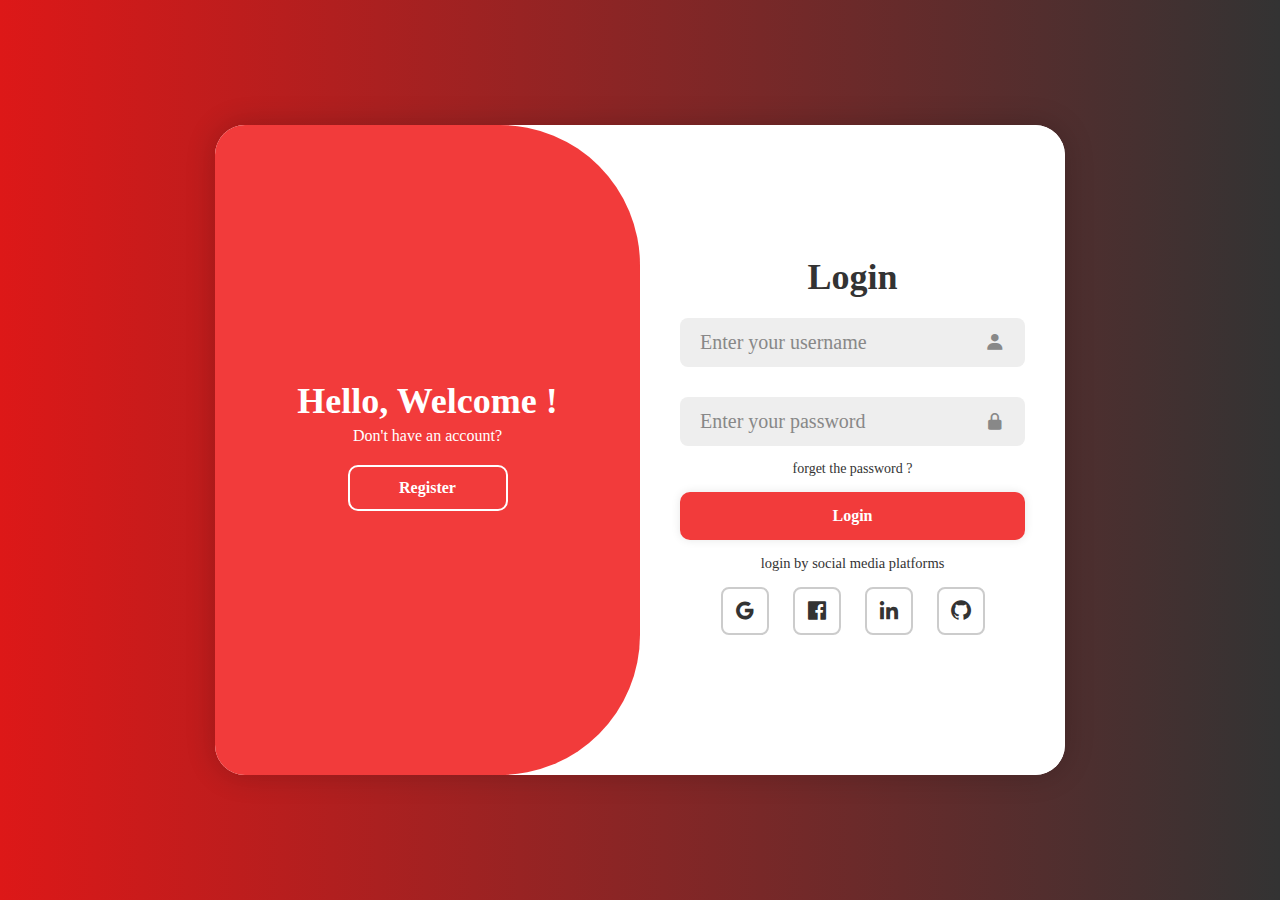
<file: index.html>
<html lang="en">

<head>
    <meta charset="UTF-8">
    <meta name="viewport" content="width=device-width, initial-scale=1.0">
    <link href='https://unpkg.com/boxicons@2.1.4/css/boxicons.min.css' rel='stylesheet'>
    <link rel="stylesheet" href="./userstyle.css">
    <title>login</title>
</head>

<body>
    <div id="alert-container" class="alert-container"></div>

    <div class="container">
        <div class="form-box login">
            <form action="">
                <h1>Login</h1>
                <div class="input-box">
                    <input type="text" id="loginUsername" placeholder="Enter your username " required>
                    <i class='bx bxs-user'></i>
                </div>
                <div class="input-box">
                    <input type="password" id="loginPassword" placeholder="Enter your password " required>
                    <i class='bx bxs-lock-alt'></i>
                </div>
                <div class="forget-link">
                    <a href="#">forget the password ?</a>
                </div>
                <button type="submit" class="btn">Login</button>
                <p> login by social media platforms</p>
                <div class="social-icons">
                    <a href="#"><i class='bx bxl-google'></i></a>
                    <a href="#"><i class='bx bxl-facebook-square'></i></a>
                    <a href="#"><i class='bx bxl-linkedin'></i></a>
                    <a href="#"><i class='bx bxl-github'></i></a>
                </div>
            </form>
        </div>

        <!-- register -->
        <div class="form-box register">
            <form action="">
                <h1>Register</h1>
                <div class="input-box">
                    <input type="text" id="fullName" placeholder="Enter your full name " required>
                    <i class='bx bxs-user-detail'></i>
                </div>
                <div class="input-box">
                    <input type="text" id="registerUsername" placeholder="Enter your username " required>
                    <i class='bx bxs-user'></i>
                </div>
                <div class="input-box">
                    <input type="email" id="email" placeholder="Enter your Email " required>
                    <i class='bx bx-envelope'></i>
                </div>
                <div class="input-box">
                    <input type="password" id="registerPassword" placeholder="Enter your password " required>
                    <i class='bx bxs-lock-alt'></i>
                </div>
                <div class="input-box">
                    <input type="password" id="confirmPassword" placeholder="confirm your password " required>
                    <i class='bx bxs-lock-alt'></i>
                </div>
                <button type="submit" class="btn">Register</button>
                <p> Register by social media platforms</p>
                <div class="social-icons">
                    <a href="#"><i class='bx bxl-google'></i></a>
                    <a href="#"><i class='bx bxl-facebook-square'></i></a>
                    <a href="#"><i class='bx bxl-linkedin'></i></a>
                    <a href="#"><i class='bx bxl-github'></i></a>
                </div>
            </form>
        </div>

        <div class="toggel-box">
            <div class="toggle-panel toggle-left">
                <h1>Hello, Welcome !</h1>
                <p>Don't have an account?</p>
                <button class="btn register-btn">Register</button>
            </div>
            <div class="toggle-panel toggle-right">
                <h1>Welcome Back</h1>
                <p>Already have an account?</p>
                <button class="btn login-btn">Login</button>
            </div>
        </div>
    </div>

    <script src="userScript.js"></script>
</body>

</html>
</file>
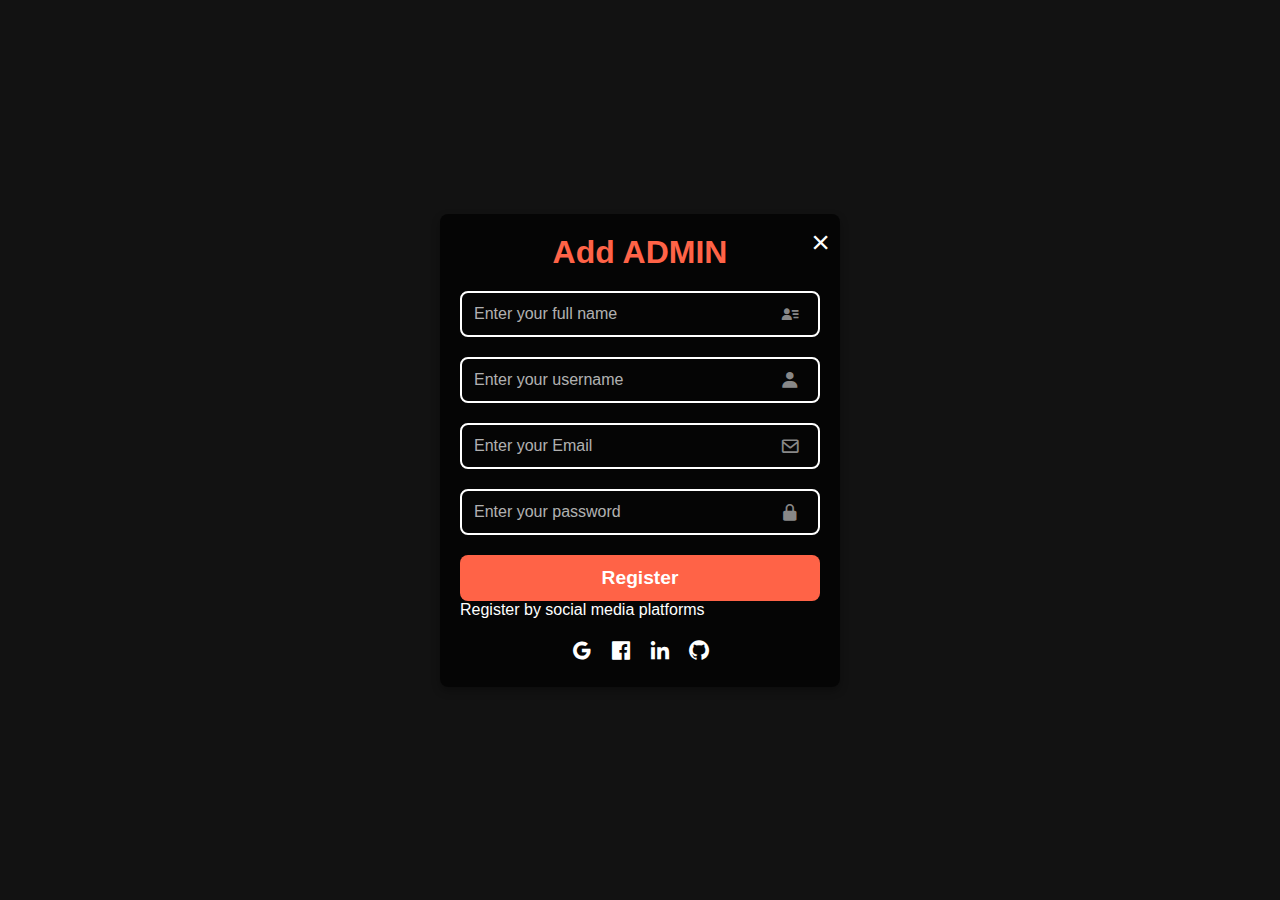
<file: addadmin.html>
<!DOCTYPE html>
<html lang="en">
<head>
  <meta charset="UTF-8">
  <meta name="viewport" content="width=device-width, initial-scale=1.0">
  <link href='https://unpkg.com/boxicons@2.1.4/css/boxicons.min.css' rel='stylesheet'>
  <link rel="stylesheet" href="./addadmin_style.css">
  <title>Document</title>
</head>

<body>
  <div id="alert-container" class="alert-container"></div>
  <div class="container">
    <div class="form-box addadmin">
      <button class="close-btn" onclick="goBack()">×</button>

      <form action="">
        <h1>Add ADMIN</h1>
        <div class="input-box">
          <input type="text" id="fullName" placeholder="Enter your full name" required>
          <i class='bx bxs-user-detail'></i>
        </div>
        <div class="input-box">
          <input type="text" id="registerUsername" placeholder="Enter your username" required>
          <i class='bx bxs-user'></i>
        </div>
        <div class="input-box">
          <input type="email" id="email" placeholder="Enter your Email" required>
          <i class='bx bx-envelope'></i>
        </div>
        <div class="input-box">
          <input type="password" id="registerPassword" placeholder="Enter your password" required>
          <i class='bx bxs-lock-alt'></i>
        </div>
        <button type="submit" class="btn">Register</button>
        <p> Register by social media platforms</p>
        <div class="social-icons">
          <a href="#"><i class='bx bxl-google'></i></a>
          <a href="#"><i class='bx bxl-facebook-square'></i></a>
          <a href="#"><i class='bx bxl-linkedin'></i></a>
          <a href="#"><i class='bx bxl-github'></i></a>
        </div>
      </form>
    </div>
  </div>

  <script>
    function showAlert(message, type) {
      let alertContainer = document.getElementById('alert-container');
      let alertDiv = document.createElement('div');
      alertDiv.className = `alert alert-${type} alert-dismissible fade show`;
      alertDiv.role = 'alert';
      alertDiv.innerHTML = `
          ${message}
          <button type="button" class="btn-close" onclick="closeAlert(this)">&times;</button>
      `;
      alertContainer.appendChild(alertDiv);
      setTimeout(() => {
        alertDiv.remove();
      }, 3000);
    }
    function closeAlert(button) {
      let alertDiv = button.parentElement;
      alertDiv.remove();
    }

    var addadmin = document.querySelector('.form-box.addadmin form');
    addadmin.addEventListener('submit', function (e) {
      e.preventDefault();
      let fullName = document.getElementById('fullName').value.trim();
      let username = document.getElementById('registerUsername').value.trim();
      let email = document.getElementById('email').value.trim();
      let password = document.getElementById('registerPassword').value;
      let role = "admin";

      let users = JSON.parse(localStorage.getItem('users')) || [];
      let existingUser = users.find(user => user.username === username);
      if (existingUser) {
        showAlert('Username already exists. Please choose another one.', 'danger');
        return;
      }
      users.push({ fullName, username, email, password, role });
      localStorage.setItem('users', JSON.stringify(users));
      showAlert('New admin has been added successfully', 'success');
      addadmin.reset();
    });
    function goBack() {
      window.history.back();
    }
  </script>
</body>

</html>
</file>
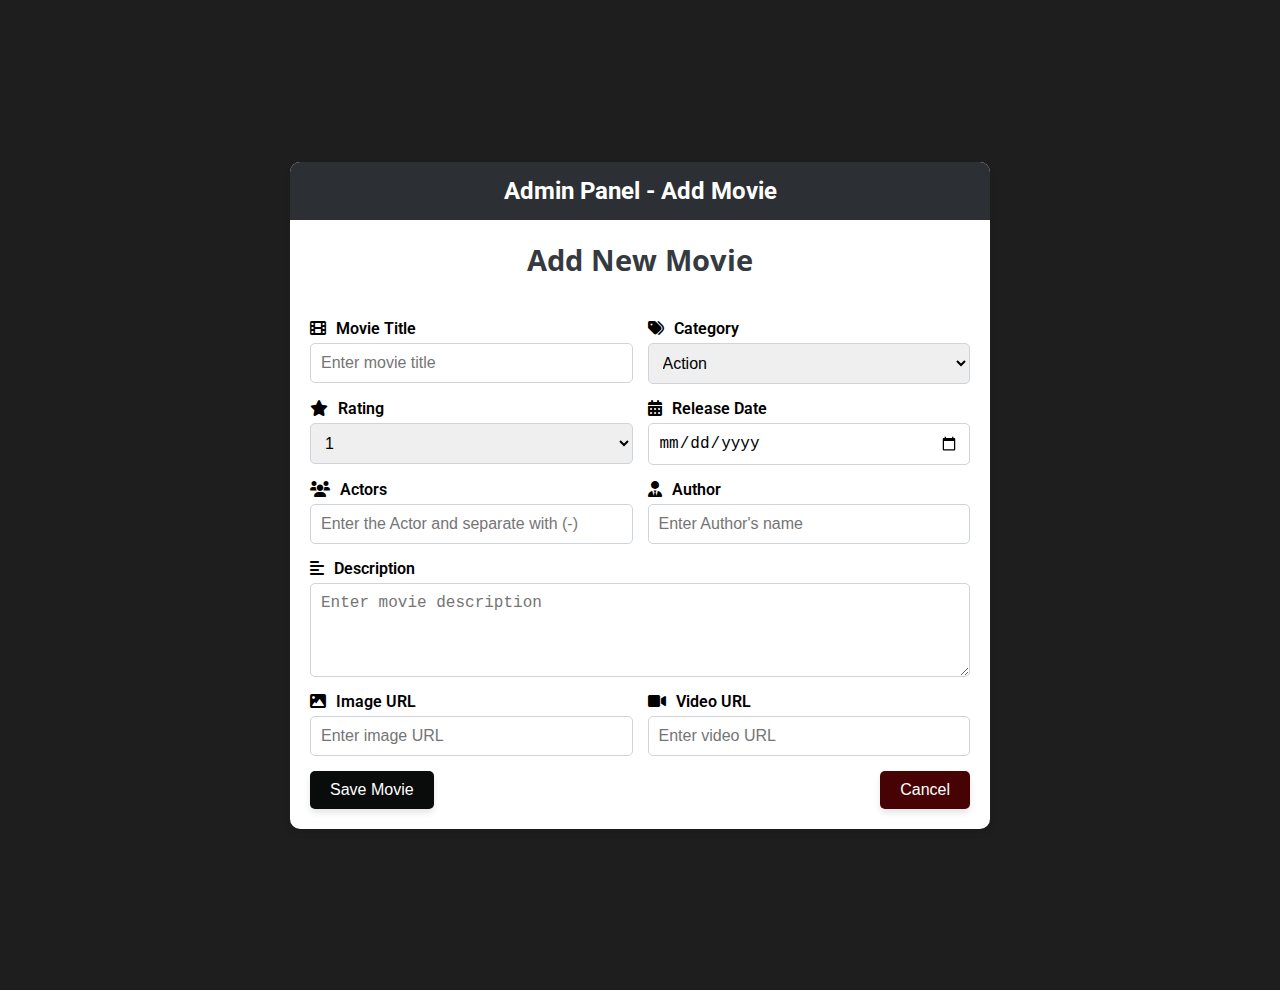
<file: AddMovie.html>
<!DOCTYPE html>
<html lang="en">

<head>
  <meta charset="UTF-8">
  <meta name="viewport" content="width=device-width, initial-scale=1.0">
  <title>Add Movie - Admin Panel</title>
  <link href="https://fonts.googleapis.com/css2?family=Roboto:wght@400;700&family=Open+Sans:wght@400;600&display=swap"
    rel="stylesheet">
  <link href="https://cdnjs.cloudflare.com/ajax/libs/font-awesome/6.0.0-beta3/css/all.min.css" rel="stylesheet">
  <style>
    body {
      font-family: 'Roboto', sans-serif;
      margin: 0;
      padding: 0;
      background-color: #1e1e1e;
      display: flex;
      align-items: center;
      justify-content: center;
      height: 110vh;
    }


    header {
      background-color: #2c2f33;
      color: #ffffff;
      padding: 15px;
      text-align: center;
      font-size: 1.5rem;
      font-weight: bold;
      border-radius: 5px 5px 0 0;
    }

    .container {
      max-width: 700px;
      background-color: #ffffff;
      box-shadow: 0 4px 6px rgba(0, 0, 0, 0.1);
      border-radius: 10px;
      overflow: hidden;
    }

    h2 {
      margin: 20px;
      font-size: 1.8rem;
      color: #343a40;
      text-align: center;
      font-family: 'Open Sans', sans-serif;
    }

    form {
      display: flex;
      flex-wrap: wrap;
      gap: 15px;
      padding: 20px;
    }

    form .form-group {
      flex: 1 1 48%;
      display: flex;
      flex-direction: column;
    }

    form .form-group.full-width {
      flex: 1 1 100%;
    }

    form label {
      font-weight: 600;
      margin-bottom: 5px;
      display: flex;
      align-items: center;
      gap: 10px;
    }

    form input,
    form select,
    form textarea {
      width: 100%;
      padding: 10px;
      border: 1px solid #ced4da;
      border-radius: 5px;
      font-size: 1rem;
      box-sizing: border-box;
      transition: border-color 0.3s ease;
    }

    form input:focus,
    form select:focus,
    form textarea:focus {
      outline: none;
      border: 2px solid #4CAF50;
      box-shadow: 0 0 5px rgba(72, 239, 128, 0.5);
    }

    .form-actions {
      display: flex;
      justify-content: space-between;
      width: 100%;
    }

    .btn {
      padding: 10px 20px;
      font-size: 1rem;
      font-weight: 500;
      color: #fff;
      border: none;
      border-radius: 5px;
      cursor: pointer;
      background-color: #0a0c0b;
      transition: all 0.3s ease-in-out;
      box-shadow: 0 4px 6px rgba(0, 0, 0, 0.1);
    }

    .btn:hover {
      background-color: #080c09;
    }

    .btn.cancel {
      background-color: #470303;
    }

    .btn.cancel:hover {
      background-color: #e53935;
    }

    .success-message {
      text-align: center;
      color: #040e06;
      background-color: #d4edda;
      border: 1px solid #c3e6cb;
      padding: 10px;
      border-radius: 5px;
      font-weight: bold;
      display: none;
      text-align: center;
    }

    #loading {
      text-align: center;
      color: #007bff;
      font-weight: bold;
      display: none;

    }

    @media (max-width: 600px) {
      .form-group {
        flex: 1 1 100%;
      }
    }
  </style>
</head>

<body>

  <div class="container">
    <header>
      Admin Panel - Add Movie
    </header>
    <h2>Add New Movie</h2>
    <form id="addMovieForm" onsubmit="return handleFormSubmit(event)">
      <div class="form-group">
        <label for="title"><i class="fas fa-film"></i> Movie Title</label>
        <input type="text" id="title" name="title" placeholder="Enter movie title" required>
      </div>

      <div class="form-group">
        <label for="category"><i class="fas fa-tags"></i> Category</label>
        <select id="category" name="category" required>
          <option value="Action">Action</option>
          <option value="Comedy">Comedy</option>
          <option value="Drama">Drama</option>
          <option value="Horror">Horror</option>
          <option value="Sci-Fi">Sci-Fi</option>
          <option value="Romance">Romance</option>
          <option value="Documentary">Documentary</option>
          <option value="Animation">Animation</option>
          <option value="Fantasy">Fantasy</option>
          <option value="Adventure">Adventure</option>
        </select>
      </div>

      <div class="form-group">
        <label for="rating"><i class="fas fa-star"></i> Rating</label>
        <select id="rating" name="rating" required>
          <option value="1">1</option>
          <option value="2">2</option>
          <option value="3">3</option>
          <option value="4">4</option>
          <option value="5">5</option>
        </select>
      </div>

      <div class="form-group">
        <label for="releaseDate"><i class="fas fa-calendar-alt"></i> Release Date</label>
        <input type="date" id="releaseDate" name="releaseDate" required>
      </div>

      <div class="form-group">
        <label for="titl"><i class="fas fa-users"></i> Actors</label>
        <input type="text" id="titl" name="titl" placeholder="Enter the Actor and separate with (-)" required>
      </div>

      <div class="form-group">
        <label for="author"><i class="fas fa-user-tie"></i> Author</label>
        <input type="text" id="author" name="director" placeholder="Enter Author's name" required>
      </div>

      <div class="form-group full-width">
        <label for="description"><i class="fas fa-align-left"></i> Description</label>
        <textarea id="description" name="description" rows="4" placeholder="Enter movie description"
          required></textarea>
      </div>

      <div class="form-group">
        <label for="image"><i class="fas fa-image"></i> Image URL</label>
        <input type="text" id="image" name="image" placeholder="Enter image URL" required>
      </div>

      <div class="form-group">
        <label for="video"><i class="fas fa-video"></i> Video URL</label>
        <input type="text" id="video" name="video" placeholder="Enter video URL" required>
      </div>

      <div class="form-actions">
        <button type="submit" class="btn">Save Movie</button>
        <button type="button" class="btn cancel" onclick="handleCancel()">Cancel</button>
      </div>

      <p id="loading">Saving...</p>
      <p class="success-message" id="successMessage">Movie added successfully!</p>
    </form>
  </div>

  <script>

    function getMoviesFromLocalStorage() {
      return JSON.parse(localStorage.getItem('movies')) || [];
    }


    function saveMoviesToLocalStorage(movies) {
      localStorage.setItem('movies', JSON.stringify(movies));
    }


    function handleFormSubmit(event) {
      event.preventDefault();


      const title = document.getElementById('title').value;
      const description = document.getElementById('description').value;
      const image = document.getElementById('image').value;
      const video = document.getElementById('video').value;
      const category = document.getElementById('category').value;
      const actors = document.getElementById('titl').value.split('-').map(actor => actor.trim());
      const rating = document.getElementById('rating').value;
      const releaseDate = document.getElementById('releaseDate').value;
      const author = document.getElementById('author').value;


      const movie = { title, description, image, video, category, actors, rating, releaseDate, author };


      const movies = getMoviesFromLocalStorage();
      movies.push(movie);
      saveMoviesToLocalStorage(movies);


      document.getElementById('successMessage').style.display = 'block';


      event.target.reset();


      setTimeout(() => {
        document.getElementById('successMessage').style.display = 'none';
      }, 3000);
    }


    function handleCancel() {
      if (confirm("Are you sure you want to cancel?")) {
        window.history.back();
        document.getElementById('addMovieForm').reset();
      }
    }
  </script>

</body>

</html>
</file>
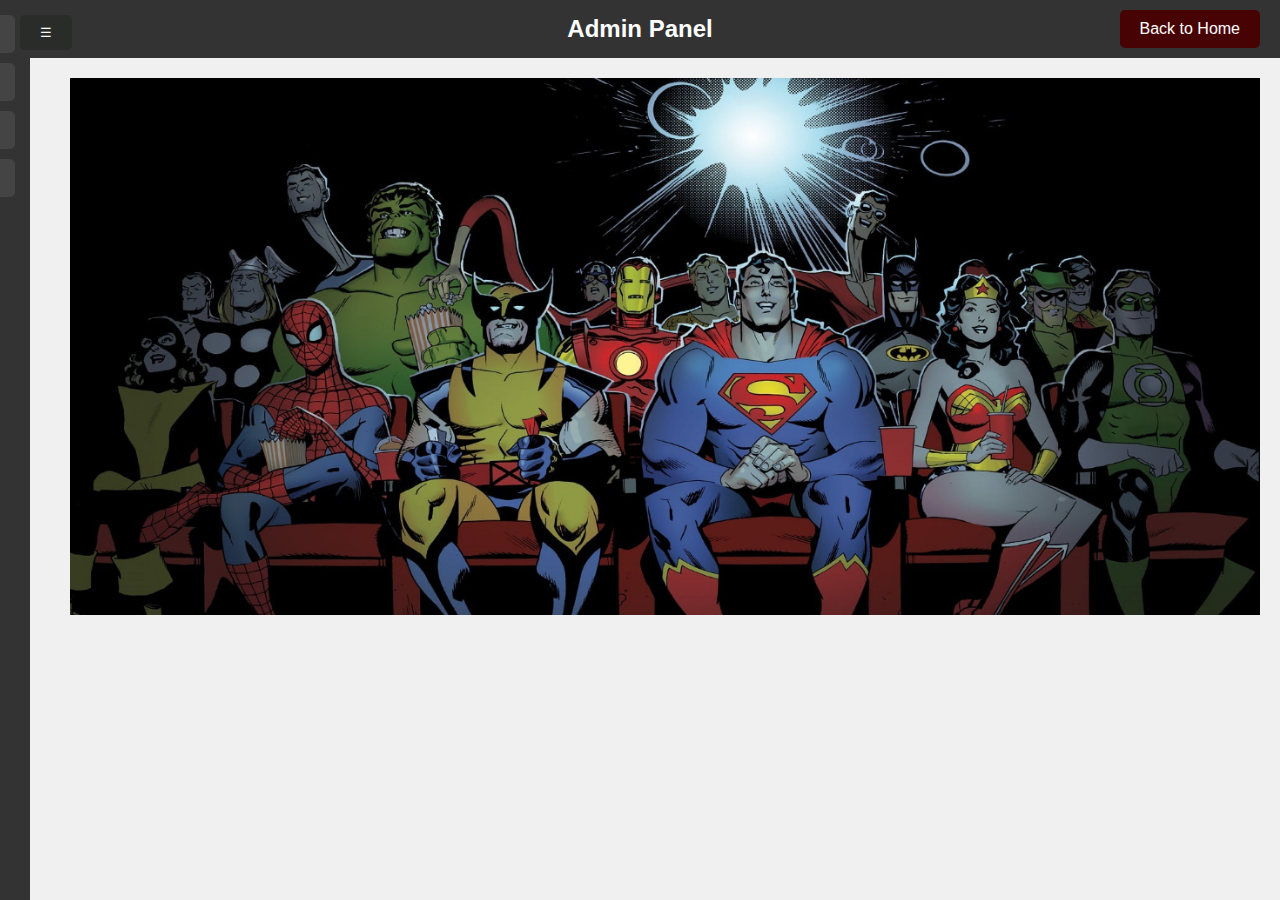
<file: admin.html>
<!DOCTYPE html>
<html lang="en">

<head>
  <meta charset="UTF-8">
  <meta name="viewport" content="width=device-width, initial-scale=1.0">
  <title>Admin Panel - MovieNest</title>
  <style>
    body {
      font-family: Arial, sans-serif;
      margin: 0;
      padding: 0;
      background-color: #f0f0f0;
    }

    header {
      background-color: #333;
      color: #fff;
      padding: 15px 20px;
      display: flex;
      align-items: center;
      justify-content: center;
      position: relative;
    }

    header h1 {
      margin: 0;
      font-size: 24px;
    }

    header a {
      position: absolute;
      right: 20px;
      color: white;
      text-decoration: none;
      background: #470303;
      padding: 10px 20px;
      border-radius: 5px;
    }

    header a:hover {
      background: #45a049;
    }

    .sidebar {
      width: 250px;
      height: 100%;
      background-color: #333;
      color: white;
      position: fixed;
      top: 0;
      left: -250px;
      padding: 15px;
      display: flex;
      flex-direction: column;
      transform: translateX(0);
      transition: left 0.3s ease;
    }

    .sidebar.open {
      left: 0;
    }

    .sidebar a {
      display: block;
      padding: 10px;
      color: white;
      text-decoration: none;
      margin-bottom: 10px;
      background: #444;
      border-radius: 5px;
    }

    .sidebar a:hover {
      background: #555;
    }

    .toggle-button {
      position: fixed;
      top: 15px;
      left: 20px;
      background: #292c29;
      color: white;
      border: none;
      padding: 10px 20px;
      border-radius: 5px;
      cursor: pointer;
      z-index: 1000;
      transition: left 0.4s ease;
    }

    .sidebar.open~.toggle-button {
      left: 260px;
    }

    .main-content {
      margin-left: 50px;
      padding: 20px;
      transition: margin-left 0.3s ease;
    }

    .main-content.shifted {
      margin-left: 270px;
    }

    h2 {
      color: #333;
    }

    .main-content img {
      width: 100%;
      height: 100%;
      object-fit: cover;
    }
  </style>
</head>

<body>

  <header>
    <h1>Admin Panel</h1>
    <a href="./index2.html">Back to Home</a>
  </header>


  <div class="sidebar" id="sidebar">

    <a href="./dash.html">Dashboard</a>
    <a href="./ManageMovie.html">Manage Movies</a>
    <a href="./AddMovie.html">Add Movie</a>
    <a href="addadmin.html">Add admin</a>
  </div>


  <button class="toggle-button" id="toggleSidebar">☰</button>


  <div class="main-content">
    <img src="./back.jpg" alt="" class="w">
  </div>



  <script>
    const toggleButton = document.getElementById('toggleSidebar');
    const sidebar = document.getElementById('sidebar');
    const mainContent = document.getElementById('mainContent');

    toggleButton.addEventListener('click', () => {
      sidebar.classList.toggle('open');
      mainContent.classList.toggle('shifted');
    });
  </script>
</body>

</html>
</file>
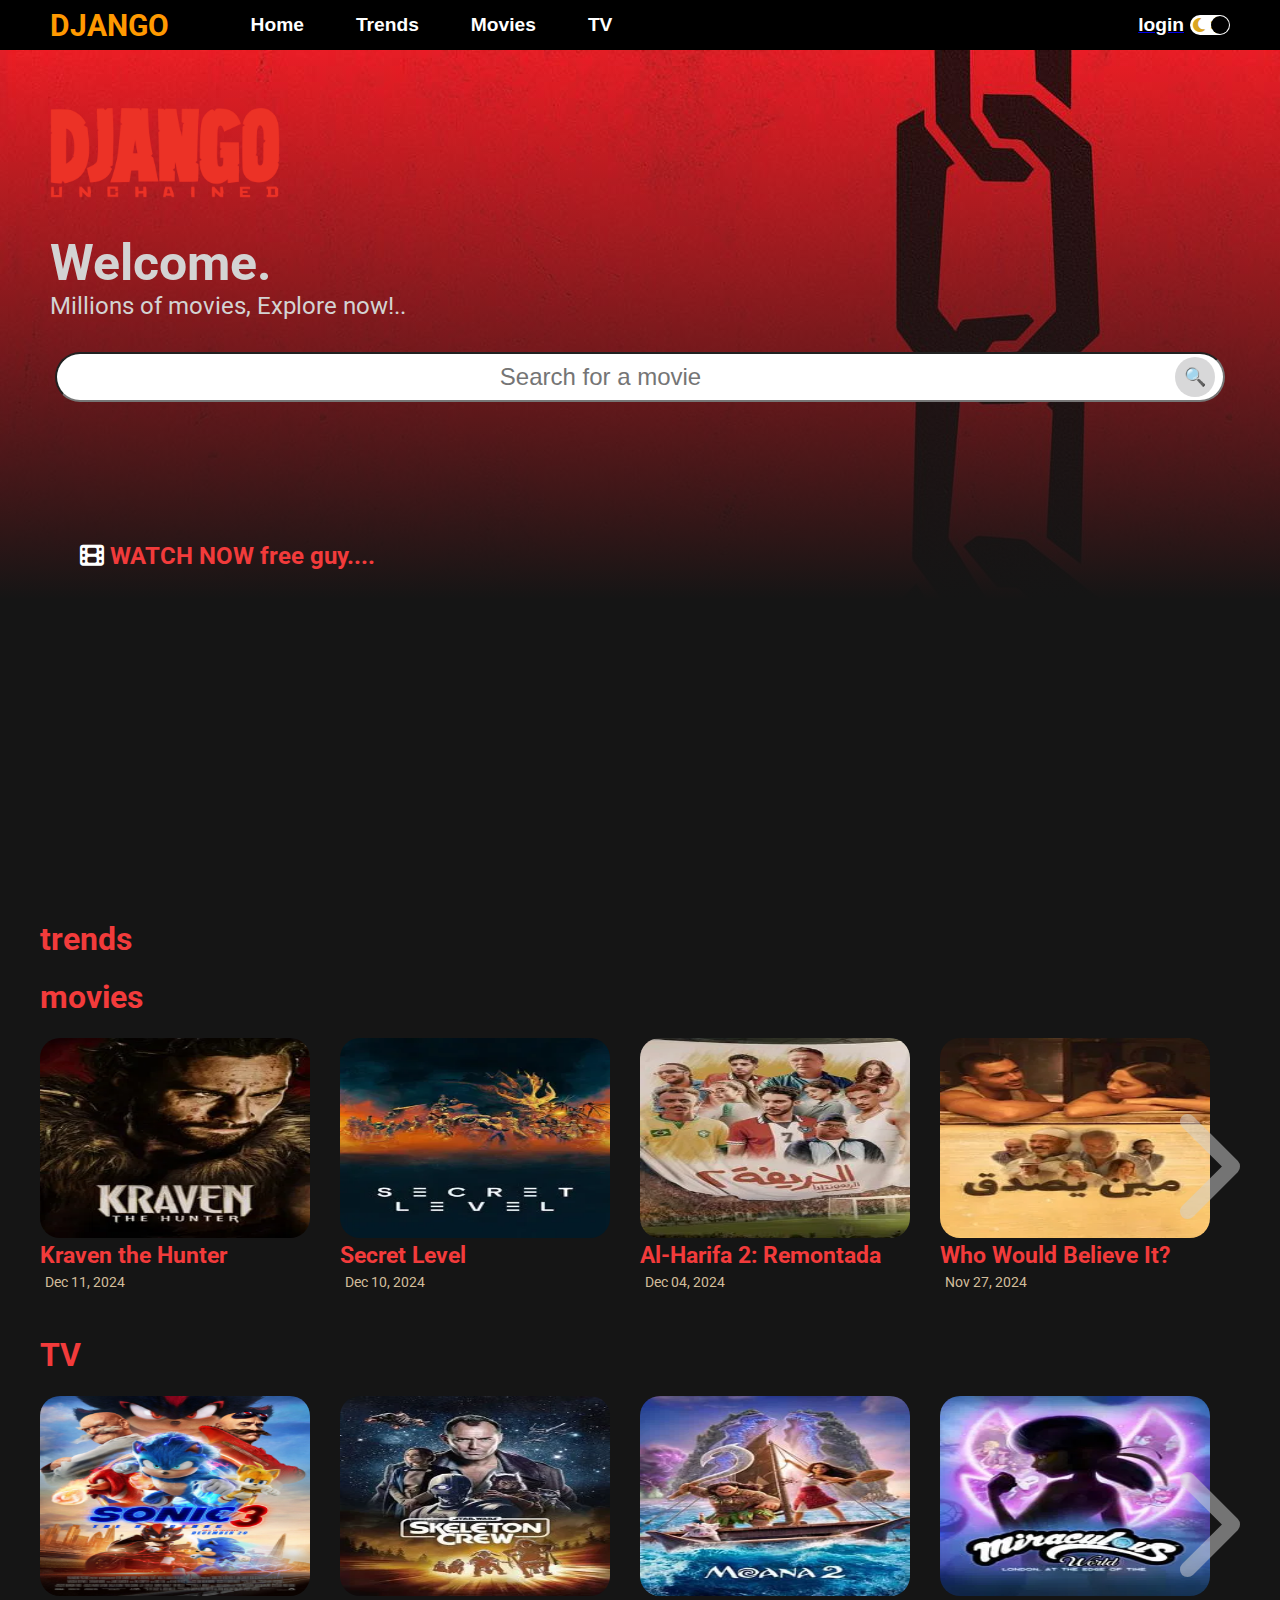
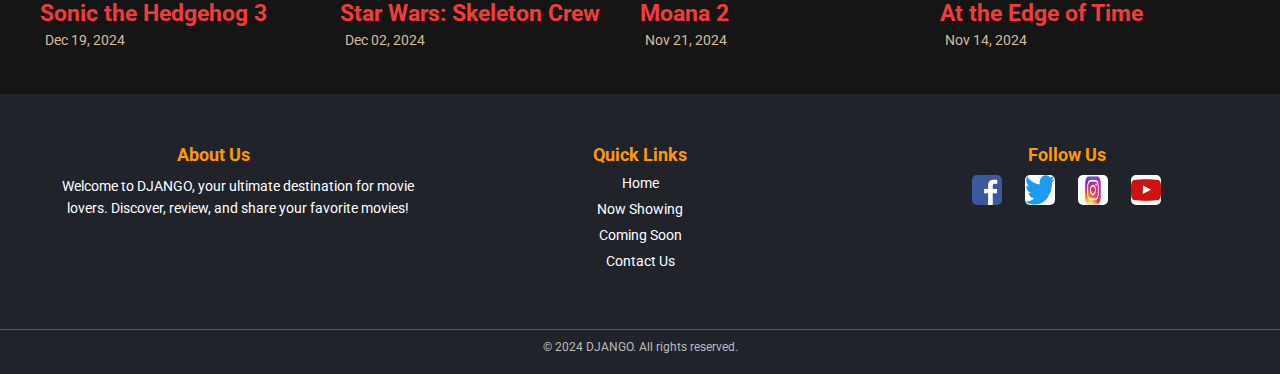
<file: index2.html>
<!DOCTYPE html>
<html lang="en">

<head>
    <meta charset="UTF-8">
    <meta name="viewport" content="width=device-width, initial-scale=1.0">
    <title>DJANGO</title>
    <link rel="preconnect" href="https://fonts.googleapis.com">
    <link rel="preconnect" href="https://fonts.gstatic.com" crossorigin>
    <link
        href="https://fonts.googleapis.com/css2?family=Roboto:ital,wght@0,100;0,300;0,400;0,500;0,700;0,900;1,100;1,300;1,400;1,500;1,700;1,900&display=swap"
        rel="stylesheet">
    <link rel="stylesheet" href="https://cdnjs.cloudflare.com/ajax/libs/font-awesome/6.7.1/css/all.min.css">
    <script src="./script.js"></script>

    <link rel="stylesheet" href="./style.css">


</head>

<body>
    <div class="nav">
        <div class="navbar-continer">
            <div class="log-container">
                <h1 class="logo"><a href="#">DJANGO</a></h1>
            </div>
            <div class="menu-container">
                <ul class="menue-list">
                    <li class="menue-list-item active"><button class="menulistbutton">Home</button></li>
                    <li class="menue-list-item"><button class="menulistbutton" id="trendsbutton">Trends</button></li>
                    <li class="menue-list-item"><button class="menulistbutton" id="moviebutton">Movies</button></li>
                    <li class="menue-list-item"><button class="menulistbutton" id="TVbutton">TV</button></li>
                </ul>
            </div>
            <div class="login-container" style="margin-right: 0px; padding-right: 0px;">
                <span><a href="./index.html"><button class="loginbutton" id="home-login" style="color: white;">login</button></a></span>
            </div>

            <div class="profile-container" id="profile-text-container">
                <img src="./media/Perfocal_17-11-2019_TYWFAQ_100_standard-3.jpg" alt="" class="prof-pic">
                <div class="profile-text-container">
                    <span class="profile-text">Profile</span>
                    <i class="fa-solid fa-caret-down"></i>

                    <!-- Dropdown Menu -->
                    <ul class="dropdown-menu">
                        <li>Notifications</li>
                        <a href="./admin.html">
                            <li style="display: none;" class="adminpanel" id="adminpanel">admin panel</li>
                        </a>
                        <li>Settings</li>
                        <li id="logout_btn">Logout</li>
                    </ul>
                </div>
            </div>

            <!-- Light and dark mode toggle -->
            <div class="toggle">
                <i class="fa-solid fa-moon toggle-icon"></i>
                <i class="fa-solid fa-sun toggle-icon"></i>
                <div class="toggle-ball"></div>
            </div>
        </div>
    </div>
    </div>

    <div class="container">
        <div class="conent-container">
            <div class="feautured-content"
                style="background: linear-gradient(to bottom, rgba(0,0,0,0), #151515), url('media/f-1.jpg');">
                <img class="first-title" src="media/f-t-1.png" alt="">
                <p class="feautured-disk" style="font-size: x-large;">
                    <span style="display: block; font-size: 50px;"><b>Welcome.</b></span>
                    Millions of movies, Explore now!..
                </p>
                <form action="get" id="inner-search" style="position: relative; width: 1170px; margin: auto;">
                    <input type="search" name="search" id="search" placeholder="Search for a movie">
                    <button type="submit"
                        style="position: absolute; right: 10px; top: 50%; transform: translateY(-50%); height: 40px; width: 40px; border: none; border-radius: 50%; background-color: #d8d8d9; color: white; cursor: pointer; font-size: large;">
                        🔍
                    </button>
                </form>
                <h2 style="margin-left: 30px; margin-top: 140px;">
                    <i class="fa-solid fa-film"></i>
                    <a href="./movie-details.html" style="text-decoration: none; color:rgb(242, 59, 59)">WATCH NOW free guy....</a>
                </h2>

            </div>
        </div>
    </div>

    <div class="original">
        <div class="movie-list-container" id="trendcontainer">
            <h1 class="movie-list-title" style="color:rgb(242, 59, 59)">trends</h1>
            <div class="movie-list-wrapper">
                <div class="movie-list-item">
                    <img class="movie-list-item-img" src="./trends/Carry_On_film_poster.jpg" alt="Carry on">
                    <span class="movie-list-item-title">Carry On</span>
                    <p class="movie-list-item-desc">December 13, 2024</p>
                </div>
                <div class="movie-list-item">
                    <img class="movie-list-item-img" src="./trends/Dexter_Original_Sin_Season_1_poster.jpg"
                        alt="dexter">
                    <span class="movie-list-item-title">Dexter: Original Sin</span>
                    <p class="movie-list-item-desc">December 13, 2024</p>
                </div>
                <div class="movie-list-item">
                    <img class="movie-list-item-img" src="./trends/Mufasa_The_Lion_King_Movie_2024.jpeg" alt="mufasa">
                    <span class="movie-list-item-title">Mufasa: The Lion King</span>
                    <p class="movie-list-item-desc">December 9, 2024</p>
                </div>
                <div class="movie-list-item">
                    <img class="movie-list-item-img" src="./trends/weddingdress.png" alt="weddingdress">
                    <span class="movie-list-item-title">Wedding Dress</span>
                    <p class="movie-list-item-desc">Nov 20, 2024</p>
                </div>
                <div class="movie-list-item">
                    <img class="movie-list-item-img" src="./trends/passing dreams.png" alt="passing">
                    <span class="movie-list-item-title">Passing Dreams</span>
                    <p class="movie-list-item-desc">Nov 14, 2024</p>
                </div>
                <div class="movie-list-item">
                    <img class="movie-list-item-img" src="./trends/Venom_The_Last_Dance_Poster.jpg" alt="venom">
                    <span class="movie-list-item-title">Venom: The Last Dance</span>
                    <p class="movie-list-item-desc">October 21, 2024</p>
                </div>
                <div class="movie-list-item">
                    <img class="movie-list-item-img" src="./trends/Small_Things_Like_These_film_poster.jpg"
                        alt="smallthings">
                    <span class="movie-list-item-title">Small Things Like These</span>
                    <p class="movie-list-item-desc">15 February 2024</p>
                </div>

            </div>


        </div>

        <div class="movie-list-container" id="moviescontainer">
            <h1 class="movie-list-title" style="color: rgb(242, 59, 59)">movies</h1>
            <div class="movie-list-wrapper">
                <div class="movie-list">
                    <div class="movie-list-item">
                        <img class="movie-list-item-img" src="./movies/kraven the hunter.png" alt="Kraven">
                        <span class="movie-list-item-title">Kraven the Hunter</span>
                        <p class="movie-list-item-desc">Dec 11, 2024</p>
                    </div>
                    <div class="movie-list-item">
                        <img class="movie-list-item-img" src="./movies/secret level.png" alt="secretlevel">
                        <span class="movie-list-item-title" data-title="Secret Level">Secret Level</span>
                        <p class="movie-list-item-desc" data-desc="Dec 10, 2024">Dec 10, 2024</p>
                    </div>
                    <div class="movie-list-item">
                        <img class="movie-list-item-img" src="./movies/al-harifa.png" alt="al harifa">
                        <span class="movie-list-item-title">Al-Harifa 2: Remontada</span>
                        <p class="movie-list-item-desc">Dec 04, 2024</p>
                    </div>
                    <div class="movie-list-item">
                        <img class="movie-list-item-img" src="./movies/who would beleive it.png" alt="min ysade2">
                        <span class="movie-list-item-title">Who Would Believe It?</span>
                        <p class="movie-list-item-desc">Nov 27, 2024</p>
                    </div>
                    <div class="movie-list-item">
                        <img class="movie-list-item-img" src="./movies/wicked.png" alt="wicked">
                        <span class="movie-list-item-title">Wicked</span>
                        <p class="movie-list-item-desc">Nov 20, 2024</p>
                    </div>
                    <div class="movie-list-item">
                        <img class="movie-list-item-img" src="./movies/red one.png" alt="red ones">
                        <span class="movie-list-item-title">Red Ones</span>
                        <p class="movie-list-item-desc"> Oct 31, 2024</p>
                    </div>
                    <div class="movie-list-item">
                        <img class="movie-list-item-img" src="./movies/anora.png" alt="anora">
                        <span class="movie-list-item-title">Anora</span>
                        <p class="movie-list-item-desc">Oct 14, 2024</p>
                    </div>


                </div>
                <i class="fas fa-chevron-right arrow"></i>
            </div>
        </div>


        <div class="movie-list-container" id="TVcontainer">
            <h1 class="movie-list-title" style="color:rgb(242, 59, 59)">TV</h1>
            <div class="movie-list-wrapper">
                <div class="movie-list">
                    <div class="movie-list-item">
                        <img class="movie-list-item-img" src="./tv/Sonic_the_Hedgehog_3_film_poster.jpg" alt="sonic">
                        <span class="movie-list-item-title">Sonic the Hedgehog 3</span>
                        <p class="movie-list-item-desc"> Dec 19, 2024 </p>
                    </div>
                    <div class="movie-list-item">
                        <img class="movie-list-item-img" src="./tv/skeleton crew.png" alt="star wars">
                        <span class="movie-list-item-title">Star Wars: Skeleton Crew</span>
                        <p class="movie-list-item-desc">Dec 02, 2024</p>
                    </div>
                    <div class="movie-list-item">
                        <img class="movie-list-item-img" src="./tv/moana.png" alt="moana">
                        <span class="movie-list-item-title">Moana 2</span>
                        <p class="movie-list-item-desc">Nov 21, 2024</p>
                    </div>
                    <div class="movie-list-item">
                        <img class="movie-list-item-img" src="./tv/miraculous.png" alt="at the edge">
                        <span class="movie-list-item-title">At the Edge of Time</span>
                        <p class="movie-list-item-desc">Nov 14, 2024</p>
                    </div>
                    <div class="movie-list-item">
                        <img class="movie-list-item-img" src="./tv/hetric.png" alt="Heretic">
                        <span class="movie-list-item-title">Heretic</span>
                        <p class="movie-list-item-desc">Oct 31, 2024</p>
                    </div>
                    <div class="movie-list-item">
                        <img class="movie-list-item-img" src="./tv/the wild robot.png" alt="wild">
                        <span class="movie-list-item-title">The Wild Robot</span>
                        <p class="movie-list-item-desc">Sep 08, 2024</p>
                    </div>
                    <div class="movie-list-item">
                        <img class="movie-list-item-img" src="./tv/the mariachi.png" alt="Mariachi">
                        <span class="movie-list-item-title">The Mariachi</span>
                        <p class="movie-list-item-desc">Dec 03, 2024</p>
                    </div>
                </div>
                <i class="fas fa-chevron-right arrow"></i>
            </div>
        </div>

    </div>


    <footer class="movie-footer">
        <div class="footer-content">
            <div class="footer-section about">
                <h2>About Us</h2>
                <p style="margin-left: 50px;">Welcome to DJANGO, your ultimate destination for movie lovers. Discover,
                    review, and share your favorite movies!</p>
            </div>
            <div class="footer-section links">
                <h2>Quick Links</h2>
                <ul>
                    <li><a href="#">Home</a></li>
                    <li><a href="#">Now Showing</a></li>
                    <li><a href="#">Coming Soon</a></li>
                    <li><a href="#">Contact Us</a></li>
                </ul>
            </div>
            <div class="footer-section social">
                <h2>Follow Us</h2>
                <div class="social-links">
                    <a href="#"><img src="media/fB.png" alt="Facebook"></a>
                    <a href="#"><img src="media/x.png" alt="Twitter"></a>
                    <a href="#"><img src="media/insta.jpg" alt="Instagram"></a>
                    <a href="#"><img src="media/youtube.png" alt="YouTube"></a>
                </div>
            </div>
        </div>
        <div class="footer-bottom">
            <p>&copy; 2024 DJANGO. All rights reserved.</p>
        </div>
    </footer>
    <script>
let currentUserRole = localStorage.getItem('currentUserRole');
let currentUser = localStorage.getItem('currentUsername');

if (!currentUser) {
    document.getElementById('profile-text-container').style.display = 'none';
    document.getElementById('home-login').style.display = 'inline';
}

if (currentUserRole === 'admin') {
    document.getElementById('adminpanel').style.display = 'inline';
} else {
    document.getElementById('adminpanel').style.display = 'none';
}

document.getElementById('logout_btn').addEventListener('click', function() {
    localStorage.removeItem('currentUserRole');
    localStorage.removeItem('currentUsername');
    window.location.href = 'index.html';
});

    </script>

</body>

</html>
</file>
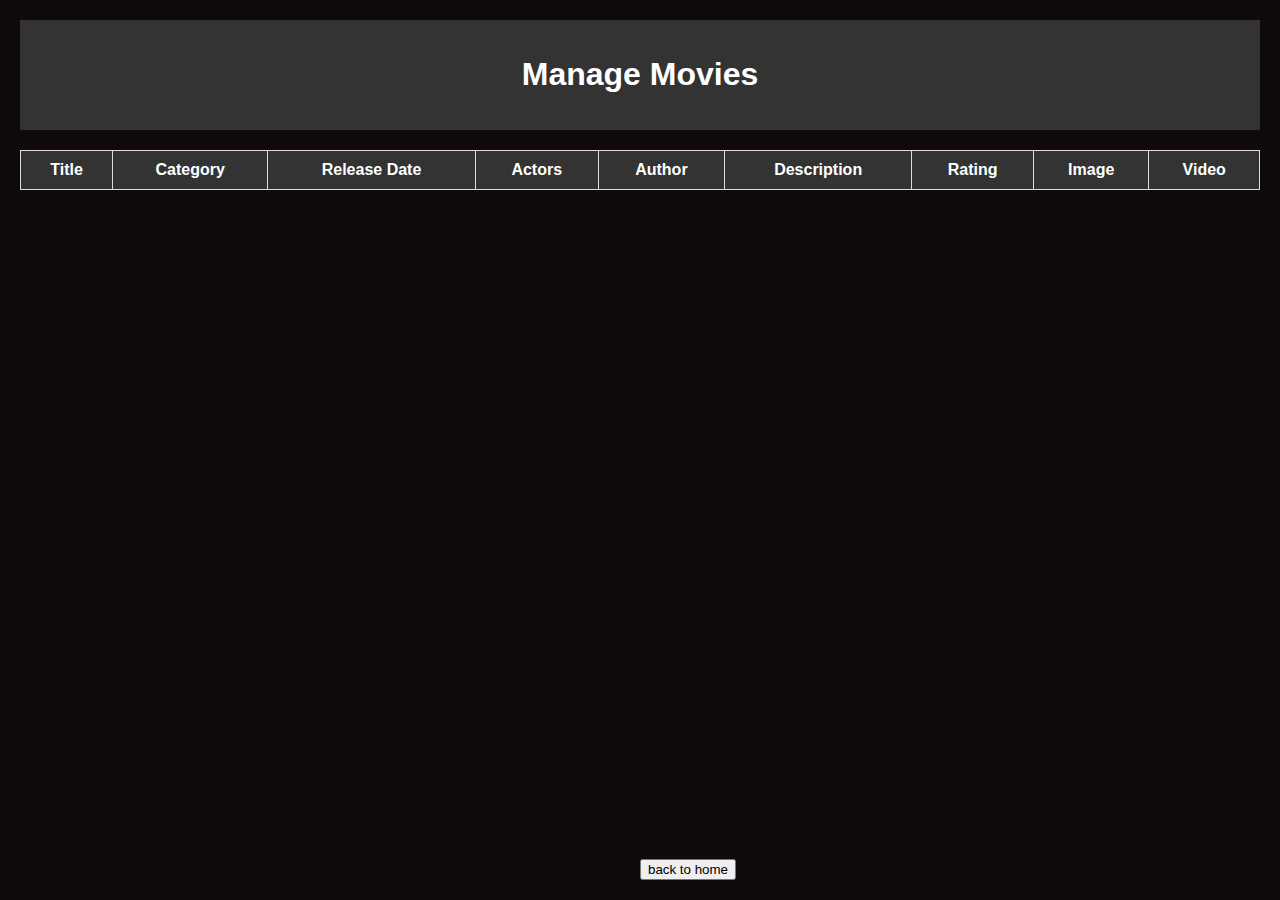
<file: ManageMovie.html>
<!DOCTYPE html>
<html lang="en">

<head>
  <meta charset="UTF-8">
  <meta name="viewport" content="width=device-width, initial-scale=1.0">
  <title>Manage Movies - Admin Panel</title>
  <style>
    body {
      font-family: Arial, sans-serif;
      background-color: #0f0909;
      margin: 0;
      padding: 20px;
    }

    header {
      background-color: #333;
      color: white;
      padding: 15px;
      text-align: center;
      margin-bottom: 20px;
    }

    table {
      width: 100%;
      border-collapse: collapse;
      margin-bottom: 20px;
    }

    table,
    th,
    td {
      border: 1px solid #ddd;
    }

    th,
    td {
      padding: 10px;
      text-align: center;
    }

    th {
      background-color: #333;
      color: white;
    }

    .btn {
      padding: 6px 12px;
      margin: 4px;
      background-color: #530b11;
      color: white;
      border: none;
      border-radius: 5px;
      cursor: pointer;
    }

    .btn:hover {
      background-color: #a04545;
    }

    .btn-delete {
      background-color: #f44336;
    }

    .btn-delete:hover {
      background-color: #e53935;
    }

    #editModal {
      display: none;
      position: fixed;
      top: 50%;
      left: 50%;
      transform: translate(-50%, -50%);
      background: #fff;
      padding: 20px;
      border-radius: 5px;
      box-shadow: 0 2px 10px rgba(187, 182, 182, 0.1);
    }

    #movieTable {
      color: #ddd;
    }
  </style>
</head>

<body>

  <header>
    <h1>Manage Movies</h1>
  </header>

  <table id="movieTable">
    <thead>
      <tr>
        <th>Title</th>
        <th>Category</th>
        <th>Release Date</th>
        <th>Actors</th>
        <th>Author</th>
        <th>Description</th>
        <th>Rating</th>
        <th>Image </th>
        <th>Video </th>
      </tr>
    </thead>
    <tbody>

    </tbody>
  </table>

  <div id="editModal">
    <h3>Edit Movie</h3>
    <label for="editTitle">Movie Title:</label>
    <input type="text" id="editTitle" /><br><br>
    <label for="editCategory">Category:</label>
    <input type="text" id="editCategory" /><br><br>

    <label for="editreleaseDate"> Release Date</label>
    <input type="date" id="editreleaseDate" name="releaseDate" required><br><br>
    <label for="editActors">Actors:</label>
    <input type="text" id="editActors" /><br><br>
    <label for="editAuthor">Author:</label>
    <input type="text" id="editAuthor" /><br><br>

    <label for="editdescription">Description</label><br>
    <textarea id="description" name="description" rows="4" placeholder="Enter movie description"></textarea><br><br>
    <label for="editRating">Rating:</label>
    <input type="number" id="editRating" /><br><br>

    <label for="editimage"> Image </label>
    <input type="text" id="editimage" name="image" placeholder="Enter image URL" required><br><br>


    <label for="editvideo"> Video </label>
    <input type="text" id="editvideo" name="video" placeholder="Enter video URL" required><br><br>
    <button class="btn" onclick="saveChanges()">Save Changes</button>
    <button class="btn" onclick="closeModal()">Cancel</button>
  </div>

  <a href="index2.html"><button style="position: fixed;bottom: 20px; left: 50%;">back to home</button></a>

  <script>

    function loadMovies() {
      const movies = JSON.parse(localStorage.getItem('movies')) || [];
      renderMovies(movies);
    }


    function renderMovies(movies) {
      const movieTableBody = document.querySelector('#movieTable tbody');
      movieTableBody.innerHTML = '';

      movies.forEach((movie, index) => {
        const row = document.createElement('tr');
        row.innerHTML = `
        <td>${movie.title}</td>
        <td>${movie.category}</td>
        <td>${movie.releaseDate}</td>
        <td>${movie.actors}</td>
        <td>${movie.author}</td>
        <td>${movie.description}</td>
        <td>${movie.rating}</td>
        <td>${movie.image}</td>
        <td>${movie.video}</td>
        <td>
          <button class="btn" onclick="editMovie(${index})">Edit</button>
          <button class="btn btn-delete" onclick="deleteMovie(${index})">Delete</button>
        </td>
      `;
        movieTableBody.appendChild(row);
      });
    }


    function editMovie(index) {
      const movies = JSON.parse(localStorage.getItem('movies')) || [];
      const movie = movies[index];

      if (movie) {
        document.getElementById('editTitle').value = movie.title;
        document.getElementById('editCategory').value = movie.category;
        document.getElementById('editreleaseDate').value = movie.releaseDate;
        document.getElementById('editActors').value = movie.actors;
        document.getElementById('editAuthor').value = movie.author;
        document.getElementById('description').value = movie.description;
        document.getElementById('editRating').value = movie.rating;
        document.getElementById('editimage').value = movie.image;
        document.getElementById('editvideo').value = movie.video;

        document.getElementById('editModal').style.display = 'block';
        window.currentMovieIndex = index;
      }
    }


    function closeModal() {
      document.getElementById('editModal').style.display = 'none';
    }


    function saveChanges() {
      const movies = JSON.parse(localStorage.getItem('movies')) || [];
      const movie = movies[window.currentMovieIndex];

      if (movie) {
        movie.title = document.getElementById('editTitle').value;
        movie.category = document.getElementById('editCategory').value;
        movie.releaseDate = document.getElementById('editreleaseDate').value;
        movie.actors = document.getElementById('editActors').value;
        movie.author = document.getElementById('editAuthor').value;
        movie.description = document.getElementById('description').value;
        movie.rating = document.getElementById('editRating').value;
        movie.image = document.getElementById('editimage').value;
        movie.video = document.getElementById('editvideo').value;

        localStorage.setItem('movies', JSON.stringify(movies));
        renderMovies(movies);
        closeModal();
      }
    }


    function deleteMovie(index) {
      const movies = JSON.parse(localStorage.getItem('movies')) || [];
      movies.splice(index, 1);
      localStorage.setItem('movies', JSON.stringify(movies));
      renderMovies(movies);
    }


    function addMovie(title, category, releaseDate, actors, author, description, rating, image, video) {
      const movies = JSON.parse(localStorage.getItem('movies')) || [];
      movies.push({ title, category, releaseDate, actors, author, description, rating, image, video });
      localStorage.setItem('movies', JSON.stringify(movies));
      renderMovies(movies);
    }

    loadMovies();
  </script>

</body>

</html>
</file>
<file: userstyle.css>
* {
    margin: 0;
    padding: 0;
    box-sizing: border-box;
    font-family: 'Times New Roman', Times, serif;
}

body {
    display: flex;
    justify-content: center;
    align-items: center;
    min-height: 100vh;
    background: #333333;  /* fallback for old browsers */
    background: -webkit-linear-gradient(to right, #dd1818, #333333);  /* Chrome 10-25, Safari 5.1-6 */
    background: linear-gradient(to right, #dd1818, #333333); /* W3C, IE 10+/ Edge, Firefox 16+, Chrome 26+, Opera 12+, Safari 7+ */
    
}

.container {
    position: relative;
    width: 850;
    height: 650;
    background-color: #fff;
    border-radius: 30px;
    box-shadow: 0 0 30px rgba(0, 0, 0, .2);
    overflow: hidden;
}

.form-box {
    position: absolute;
    right: 0;
    width: 50%;
    height: 100%;
    background-color: #fff;
    display: flex;
    align-items: center;
    text-align: center;
    color: #333;
    padding: 40px;
    border-radius: 30px;
    z-index: 1;
    transition: .4s ease-in-out 1s, visibility 0s 1s;
}

.container.active .form-box {
    right: 50%;
}

.form-box.register {
    visibility: hidden;
}

.container.active .form-box.register {
    visibility: visible;

}

form {
    width: 100%;
}

.container h1 {
    font-size: 36px;
    margin: -10px 0;
}

.input-box {
    position: relative;
    margin: 30px 0;
}

.input-box input {
    width: 100%;
    padding: 13px 50px 13px 20px;
    background: #eee;
    border-radius: 8px;
    border: none;
    outline: none;
    font-size: 20px;
    color: #333;
    font-weight: 500px;
}

.input-box input::placeholder {
    color: #888;
    font-weight: 400;
}

.input-box i {
    position: absolute;
    right: 20px;
    top: 50%;
    transform: translateY(-50%);
    font-size: 20px;
    color: #888;
}

.forget-link {
    margin: -15px 0 15px;
}

.forget-link a {
    font-size: 14px;
    color: #333;
    text-decoration: none;
}

.btn {
    width: 100%;
    height: 48px;
    background: rgb(242, 59, 59);
    border-radius: 10px;
    box-shadow: 0 0 10px rgba(0, 0, 0, .1);
    border: none;
    font-size: 16px;
    color: #fff;
    font-weight: 600;
}

.container p {
    font-size: 14.5px;
    margin: 15px;
}

.social-icons a {
    display: inline-flex;
    padding: 10px;
    border: 2px solid #ccc;
    border-radius: 8px;
    font-size: 24px;
    color: #333;
    text-decoration: none;
    margin: 0 10px;
}

.toggel-box {
    position: absolute;
    width: 100%;
    height: 100%;
}

.toggel-box::before {
    content: '';
    position: absolute;
    left: -250%;
    width: 300%;
    height: 100%;
    background: rgb(242, 59, 59);
    border-radius: 140px;
    z-index: 2;
    transition: 1.4s ease-in-out;
}

.container.active .toggel-box::before {
    left: 50%;

}

.toggle-panel {
    position: absolute;
    width: 50%;
    height: 100%;
    color: #fff;
    display: flex;
    flex-direction: column;
    justify-content: center;
    align-items: center;
    z-index: 2;
    transition: .4s ease-in-out;
}

.toggle-panel.toggle-left {
    left: 0;
    transition-delay: 1s;
}

.container.active .toggle-panel.toggle-left {
    left: -50%;
    transition-delay: .4s;
}

.toggle-panel.toggle-right {
    right: -50%;
    transition-delay: 1s;
}

.container.active .toggle-panel.toggle-right {
    right: 0;
    transition-delay: 1s;
}

.toggle-panel p {
    margin-bottom: 20px;
    font-size: 16px;
}

.toggle-panel .btn {
    width: 160px;
    height: 46px;
    background: transparent;
    border: 2px solid #fff;
    box-shadow: none;

}

/* bootstrab Alert */
/* Alert container to position the alerts */
.alert-container {
    position: fixed;
    top: 20px;
    /* Distance from the top of the viewport */
    right: 20px;
    /* Distance from the right of the viewport */
    z-index: 1050;
    /* Ensure it's above most other elements */
    width: auto;
    /* Adjust to fit the alert content */
    max-width: 400px;
    /* Optional: Restrict the max width */
}

/* Customize alert appearance */
.alert {
    display: flex;
    align-items: center;
    gap: 10px;
    font-size: 14px;
    padding: 10px 15px;
    border-radius: 5px;
    box-shadow: 0 4px 6px rgba(0, 0, 0, 0.1);
    opacity: 0;
    transform: translateY(-10px);
    animation: fadeIn 0.3s forwards, fadeOut 0.3s 2.7s forwards;
    /* Fade in and out */
}

/* Alert types */
.alert-success {
    background-color: #d4edda;
    border-left: 5px solid #28a745;
    color: #155724;
}

.alert-danger {
    background-color: #f8d7da;
    border-left: 5px solid #dc3545;
    color: #721c24;
}

.alert-warning {
    background-color: #fff3cd;
    border-left: 5px solid #ffc107;
    color: #856404;
}

.alert-info {
    background-color: #d1ecf1;
    border-left: 5px solid #17a2b8;
    color: #0c5460;
}

/* Alert close button */
.alert .btn-close {
    background: none;
    border: none;
    font-size: 1.2rem;
    line-height: 1;
    color: #000;
    cursor: pointer;
    opacity: 0.5;
}

.alert .btn-close:hover {
    opacity: 1;
}

/* Fade-in animation */
@keyframes fadeIn {
    0% {
        opacity: 0;
        transform: translateY(-10px);
    }

    100% {
        opacity: 1;
        transform: translateY(0);
    }
}

/* Fade-out animation */
@keyframes fadeOut {
    0% {
        opacity: 1;
        transform: translateY(0);
    }

    100% {
        opacity: 0;
        transform: translateY(-10px);
    }
}
</file>
<file: addadmin_style.css>
* {
    margin: 0;
    padding: 0;
    box-sizing: border-box;
    font-family: 'Arial', sans-serif;
}

body {
    background-color: #121212;
    color: #fff;
    display: flex;
    justify-content: center;
    align-items: center;
    min-height: 100vh;
    background-image: url('https://example.com/movie-background.jpg');
    background-size: cover;
    background-position: center;
    background-repeat: no-repeat;
}

.container {
    position: relative;
    width: 100%;
    max-width: 400px;
    margin: 0 auto;
    padding: 20px;
    background: rgba(0, 0, 0, 0.7);
    border-radius: 8px;
    box-shadow: 0 4px 8px rgba(0, 0, 0, 0.3);
}

h1 {
    text-align: center;
    font-size: 2em;
    margin-bottom: 20px;
    color: #ff6347;
    font-family: 'Roboto', sans-serif;
}

.input-box {
    position: relative;
    margin-bottom: 20px;
}

.input-box input {
    width: 100%;
    padding: 12px 30px 12px 12px;
    border: 2px solid #fff;
    border-radius: 8px;
    background-color: transparent;
    color: #fff;
    font-size: 1em;
    transition: all 0.3s ease;
}

.input-box input:focus {
    border-color: #ff6347;
    outline: none;
}

.input-box i {
    position: absolute;
    right: 20px;
    top: 50%;
    transform: translateY(-50%);
    font-size: 20px;
    color: #888;
}

.input-box input::placeholder {
    color: rgba(255, 255, 255, 0.7);
}

/* Button styling */
.btn {
    width: 100%;
    padding: 12px;
    border: none;
    background-color: #ff6347;
    color: #fff;
    font-size: 1.2em;
    font-weight: bold;
    border-radius: 8px;
    cursor: pointer;
    transition: background-color 0.3s ease;
}


.btn:hover {
    background-color: #ff4500;
}

/* Social media section */
.social-icons {
    display: flex;
    justify-content: center;
    gap: 15px;
    margin-top: 20px;
}

.social-icons a {
    color: #fff;
    font-size: 1.5em;
    transition: color 0.3s ease;
}

.social-icons a:hover {
    color: #ff6347;
}

.close-btn {
    position: absolute;
    top: 10px;
    right: 10px;
    background: transparent;
    border: none;
    color: #fff;
    font-size: 2em;
    cursor: pointer;
    transition: color 0.3s ease;
}

.close-btn:hover {
    color: #ff6347;
}

.alert-container {
    position: fixed;
    top: 20px;
    /* Distance from the top of the viewport */
    right: 20px;
    /* Distance from the right of the viewport */
    z-index: 1050;
    /* Ensure it's above most other elements */
    width: auto;
    /* Adjust to fit the alert content */
    max-width: 400px;
    /* Optional: Restrict the max width */
}

/* Customize alert appearance */
.alert {
    display: flex;
    align-items: center;
    gap: 10px;
    font-size: 14px;
    padding: 10px 15px;
    border-radius: 5px;
    box-shadow: 0 4px 6px rgba(0, 0, 0, 0.1);
    opacity: 0;
    transform: translateY(-10px);
    animation: fadeIn 0.3s forwards, fadeOut 0.3s 2.7s forwards;
    /* Fade in and out */
}

/* Alert types */
.alert-success {
    background-color: #d4edda;
    border-left: 5px solid #28a745;
    color: #155724;
}

.alert-danger {
    background-color: #f8d7da;
    border-left: 5px solid #dc3545;
    color: #721c24;
}

.alert-warning {
    background-color: #fff3cd;
    border-left: 5px solid #ffc107;
    color: #856404;
}

.alert-info {
    background-color: #d1ecf1;
    border-left: 5px solid #17a2b8;
    color: #0c5460;
}

/* Alert close button */
.alert .btn-close {
    background: none;
    border: none;
    font-size: 1.2rem;
    line-height: 1;
    color: #000;
    cursor: pointer;
    opacity: 0.5;
}

.alert .btn-close:hover {
    opacity: 1;
}

/* Responsive adjustments */
@media (max-width: 768px) {
    .container {
        width: 80%;
    }

    h1 {
        font-size: 1.8em;
    }
}

@media (max-width: 480px) {
    .container {
        width: 90%;
        padding: 15px;
    }

    .input-box input {
        font-size: 1em;
    }

    .btn {
        font-size: 1em;
    }
}
</file>
<file: style.css>
* {
    margin: 0;
}

body {
    font-family: "Roboto", sans-serif;
}

.nav {
    width: 100%;
    height: 50px;
    background-color: black;
}

.navbar-continer {
    display: flex;
    align-items: center;
    padding: 0 50px;
    height: 100%;
    color: white;
}

.log-container {
    flex: 1;
}

.logo {
    font-size: 30px;
    color: #ff9900;
}

.logo a {
    text-decoration: none;
    flex-direction: row;
    color: #ff9900;
}

.logo a:hover {
    text-decoration: none;
    font-size: 40px;
    color: #ff9900;
}

.menu-container {
    flex: 6;
}

.menue-list {
    display: flex;
    list-style: none;
}

.menue-list-item {
    margin-right: 40px;
    position: relative;

}

.menue-list-item.active {
    font-weight: bold;
}

.menue-list-item:hover .dropdown {
    display: block;
}

.menulistbutton {
    background-color: inherit;
    color: inherit;
    border: none;
    font-size: larger;
    font-weight: bold;
}

.loginbutton {
    background-color: inherit;
    display: none;
    color: inherit;
    border: none;
    font-size: larger;
    font-weight: bold;
}

.profile-container {
    flex: 2;
    display: flex;
    align-items: center;
    justify-content: flex-end;
    position: relative;
}

.prof-pic {
    width: 32px;
    height: 32px;
    border-radius: 50%;
    object-fit: cover;
    cursor: pointer;
}

.profile-text-container {
    margin: 0 20px;
    position: relative;
    cursor: pointer;
}

.profile-text {
    font-size: 16px;
    color: white;
}

.profile-text-container i {
    margin-left: 5px;
    color: white;
}

.dropdown-menu {
    display: none;
    position: absolute;
    top: 25px;
    left: 0;
    background-color: #333;
    list-style: none;
    padding: 10px;
    border-radius: 5px;
    width: 180px;
    box-shadow: 0 4px 8px rgba(0, 0, 0, 0.2);
    z-index: 10;
}

.dropdown-menu li {
    padding: 8px 10px;
    color: white;
    cursor: pointer;
    transition: background-color 0.7s;
}

.dropdown-menu li:hover {
    background-color: #ff9900;
}

.profile-text-container:hover .dropdown-menu {
    display: block;
}

.profile-container:hover .dropdown-menu {
    display: block;
}

.toggle {
    width: 40px;
    height: 20px;
    background-color: white;
    border-radius: 30px;
    display: flex;
    align-items: center;
    justify-content: space-around;
    position: relative;
}

.toggle-icon {
    color: goldenrod;
}

.toggle-ball {
    width: 18px;
    height: 18px;
    background-color: black;
    position: absolute;
    right: 1px;
    border-radius: 50%;
    cursor: pointer;
}

.container {
    background-color: #151515;
    height: calc(100vh - 50px);
    color: white;
    margin-bottom: 0;
}

.feautured-content {
    height: 50vh;
    padding: 50px;
}

.first-title {
    width: 230px;
}

#search {
    border-radius: 50px;
    height: 50px;
    width: 100%;
    text-align: center;
    font-size: x-large;
    padding-right: 60px;
}

.feautured-disk {
    width: 500px;
    color: lightgray;
    margin: 32px 0;
}

.movie-footer {
    background-color: #20232a;
    color: #fff;
    padding: 20px 0;
    font-size: 14px;
    text-align: center;
}

.movie-footer .footer-content {
    display: flex;
    justify-content: space-around;
    flex-wrap: wrap;
    padding: 20px 0;
}

.movie-footer .footer-section {
    flex: 1;
    margin: 10px;
    min-width: 200px;
}

.movie-footer .footer-section h2 {
    font-size: 18px;
    margin-bottom: 10px;
    color: #ff9900;
}

.movie-footer .footer-section p {
    line-height: 1.6;
}

.movie-footer .footer-section ul {
    list-style: none;
    padding: 0;
}

.movie-footer .footer-section ul li {
    margin-bottom: 10px;
}

.movie-footer .footer-section ul li a {
    color: #fff;
    text-decoration: none;
    transition: color 0.3s;
}

.movie-footer .footer-section ul li a:hover {
    color: #ff9900;
}

.movie-footer .social-links a {
    margin: 0 10px;
    display: inline-block;
    transition: transform 0.3s;
}

.movie-footer .social-links a img {
    width: 30px;
    height: 30px;
}

.movie-footer .social-links a:hover {
    transform: scale(1.2);
}

.movie-footer .footer-bottom {
    margin-top: 20px;
    border-top: 1px solid #555;
    padding-top: 10px;
    font-size: 12px;
    color: #bbb;
}

.social-links img {
    border-radius: 5px;
}

.container.active {
    background-color: white;
    margin-bottom: 0;
}

.navbar-continer.active {
    background-color: white;
    color: black;
}

.toggle.active {
    background-color: black;
}

.toggle-ball.active {
    background-color: white;
    transform: translateX(-20px);
}

.profile-text {
    color: #ff9900;
}


.movie-list-container {
    padding: 0 20px;
    margin: 20px;
}


.movie-list-wrapper {
    position: relative;
    overflow: hidden;
}


.movie-list {
    display: flex;
    align-items: center;
    height: 300px;
    transform: translateX(0);
    transition: all 1s ease-in-out;
}

.movie-list-item {
    margin-right: 30px;
    position: relative;
    color: #d3bd9b;
}

.movie-list-item:hover .movie-list-item-img {
    transform: scale(1.1);
    margin: 0 30px;
}

.movie-list-item:hover .movie-list-item-title,
.movie-list-item:hover .movie-list-item-desc,
.movie-list-item:hover .movie-list-item-button {
    opacity: 1;
}

.movie-list-item-img {
    transition: all 0.8s ease-in-out;
    width: 270px;
    height: 200px;
    border-radius: 20px;
}

.movie-list-item-title {
    font-size: 23px;
    font-weight: bold;
    top: 10%;
    left: 50px;
    color: rgb(242, 59, 59);
}

.movie-list-item-desc {
    padding: 5px;
    font-size: 14px;
    top: 30%;
    left: 50px;
    width: 230px;

}

.arrow {
    font-size: 120px;
    position: absolute;
    top: 90px;
    right: 0;
    color: lightgray;
    opacity: 0.5;
    cursor: pointer;
}

.original {
    background-color: #151515;
    margin-top: 0;
}

.original.active {
    background-color: #fff;
    margin-top: 0;

}

body {
    background-color: #151515;
}

body.active {
    background-color: #fff;

}

@media only screen and (max-width: 940px) {
    .menu-container {
        display: none;
    }
}
</file>
